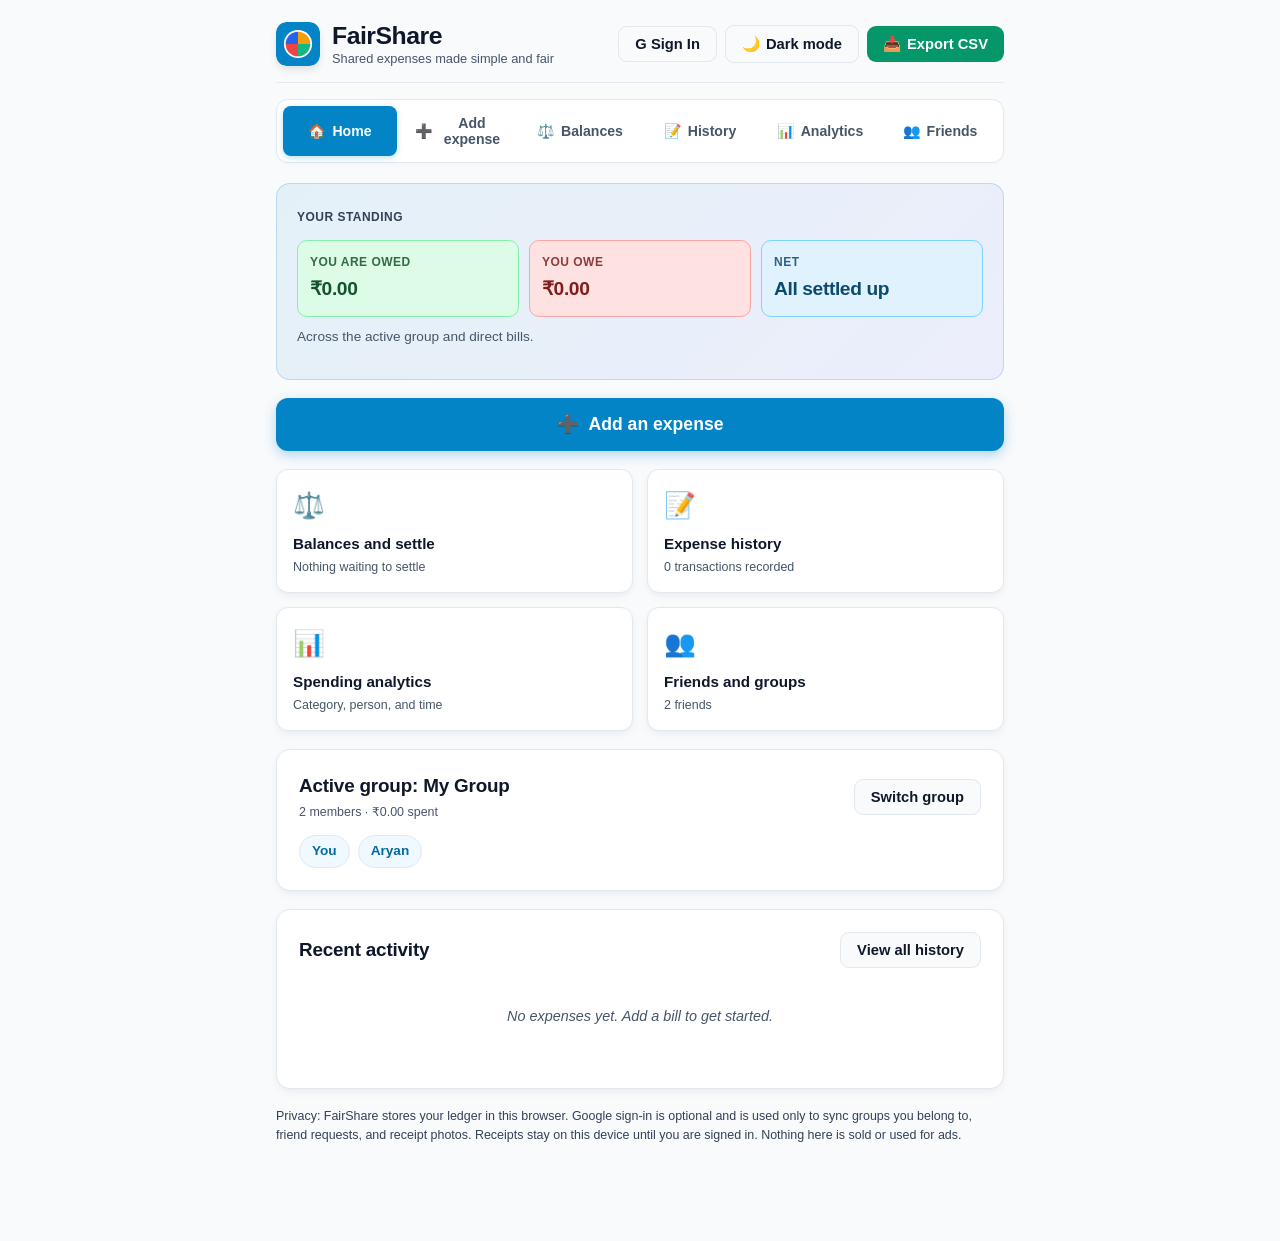
<file: index.html>
<!DOCTYPE html>
<html lang="en" data-theme="light">
<head>
  <meta charset="UTF-8">
  <meta name="viewport" content="width=device-width, initial-scale=1">
  <meta name="description" content="FairShare splits group expenses, simplifies who owes whom, and tracks spending. It works offline, with optional Google sign-in.">
  <meta name="theme-color" content="#0284c7">
  <link rel="canonical" href="https://ramesh0708.github.io/fairshare/">
  <meta property="og:type" content="website">
  <meta property="og:title" content="FairShare — group expense tracker">
  <meta property="og:description" content="Split bills with friends, simplify debts, and keep a ledger on your device. Google sync is optional.">
  <meta property="og:url" content="https://ramesh0708.github.io/fairshare/">
  <meta property="og:image" content="https://ramesh0708.github.io/fairshare/icons/icon-512.png">
  <meta name="twitter:card" content="summary">
  <meta name="twitter:title" content="FairShare — group expense tracker">
  <meta name="twitter:description" content="Split bills with friends, simplify debts, and keep a ledger on your device. Google sync is optional.">
  <meta name="twitter:image" content="https://ramesh0708.github.io/fairshare/icons/icon-512.png">
  <link rel="manifest" href="manifest.json">
  <link rel="icon" type="image/png" sizes="32x32" href="icons/favicon-32.png">
  <link rel="apple-touch-icon" href="icons/apple-touch-icon.png">
  <link rel="stylesheet" href="styles.css">
  <title>FairShare</title>
</head>
<body>
  <a class="sr-only" href="#page-home">Skip to content</a>
  <canvas id="confetti-canvas" aria-hidden="true"></canvas>

  <header class="app-header">
    <button type="button" class="brand-group" data-nav="home">
      <span class="logo-container" aria-hidden="true">
        <svg xmlns="http://www.w3.org/2000/svg" viewBox="0 0 100 100" width="44" height="44">
          <rect width="100" height="100" rx="22" fill="#0284c7"/>
          <circle cx="50" cy="50" r="32" fill="#ffffff"/>
          <path d="M50 22 A28 28 0 0 0 22 50 L50 50 Z" fill="#2563eb"/>
          <path d="M50 22 A28 28 0 0 1 78 50 L50 50 Z" fill="#f59e0b"/>
          <path d="M22 50 A28 28 0 0 0 50 78 L50 50 Z" fill="#ef4444"/>
          <path d="M78 50 A28 28 0 0 1 50 78 L50 50 Z" fill="#10b981"/>
        </svg>
      </span>
      <span>
        <h1 class="brand-title">FairShare</h1>
        <p class="brand-tagline">Shared expenses made simple and fair</p>
      </span>
    </button>
    <div class="header-actions">
      <button type="button" id="btn-google-auth" class="btn btn-secondary">
        <span id="auth-btn-label">G Sign In</span>
      </button>
      <button type="button" id="btn-theme-toggle" class="btn btn-secondary" aria-pressed="false">
        <span aria-hidden="true">🌙</span>
        <span id="theme-btn-text">Dark mode</span>
      </button>
      <button type="button" id="btn-export-csv" class="btn btn-export">
        <span aria-hidden="true">📥</span> Export CSV
      </button>
    </div>
  </header>

  <nav class="desktop-nav" aria-label="Primary">
    <button type="button" class="nav-tab-btn active" data-nav="home"><span aria-hidden="true">🏠</span> Home</button>
    <button type="button" class="nav-tab-btn" data-nav="add-expense"><span aria-hidden="true">➕</span> Add expense</button>
    <button type="button" class="nav-tab-btn" data-nav="balances"><span aria-hidden="true">⚖️</span> Balances</button>
    <button type="button" class="nav-tab-btn" data-nav="history"><span aria-hidden="true">📝</span> History</button>
    <button type="button" class="nav-tab-btn" data-nav="analytics"><span aria-hidden="true">📊</span> Analytics</button>
    <button type="button" class="nav-tab-btn" data-nav="friends"><span aria-hidden="true">👥</span> Friends <span id="desktop-requests-badge" class="nav-badge" hidden>0</span></button>
  </nav>

  <section id="page-home" class="app-page active">
    <div class="home-balance-card">
      <span class="metric-label">Your standing</span>
      <div class="standing-tiles">
        <div class="standing-tile tile-owed">
          <div class="metric-label">You are owed</div>
          <strong id="home-owed">₹0.00</strong>
        </div>
        <div class="standing-tile tile-owe">
          <div class="metric-label">You owe</div>
          <strong id="home-owe">₹0.00</strong>
        </div>
        <div class="standing-tile tile-net">
          <div class="metric-label">Net</div>
          <strong id="home-standing-text">All settled up</strong>
        </div>
      </div>
      <p id="home-standing-sub" class="page-sub" style="margin-top:10px;">Across the active group and direct bills.</p>
      <ul id="home-settle-list" class="home-settle-list"></ul>
    </div>

    <button type="button" class="home-hero-btn" data-nav="add-expense">
      <span aria-hidden="true">➕</span> Add an expense
    </button>

    <div class="dashboard-grid">
      <button type="button" class="dash-card" data-nav="balances">
        <span class="dash-card-icon" aria-hidden="true">⚖️</span>
        <span class="dash-card-title">Balances and settle</span>
        <span class="dash-card-desc" id="dash-settle-desc">Review who owes whom</span>
      </button>
      <button type="button" class="dash-card" data-nav="history">
        <span class="dash-card-icon" aria-hidden="true">📝</span>
        <span class="dash-card-title">Expense history</span>
        <span class="dash-card-desc" id="dash-history-desc">0 transactions recorded</span>
      </button>
      <button type="button" class="dash-card" data-nav="analytics">
        <span class="dash-card-icon" aria-hidden="true">📊</span>
        <span class="dash-card-title">Spending analytics</span>
        <span class="dash-card-desc">Category, person, and time</span>
      </button>
      <button type="button" class="dash-card" data-nav="friends">
        <span class="dash-card-icon" aria-hidden="true">👥</span>
        <span class="dash-card-title">Friends and groups</span>
        <span class="dash-card-desc" id="dash-friends-desc">Manage groups and friends</span>
      </button>
    </div>

    <div class="card">
      <div class="card-header-row">
        <div>
          <h2>Active group: <span id="home-group-name">My Group</span></h2>
          <span id="home-group-stats" class="transaction-meta">Members and spend</span>
        </div>
        <button type="button" class="btn btn-secondary" data-nav="friends">Switch group</button>
      </div>
      <div id="home-members-chips" class="chip-container"></div>
    </div>

    <div class="card">
      <div class="card-header-row">
        <h2>Recent activity</h2>
        <button type="button" class="btn btn-secondary" data-nav="history">View all history</button>
      </div>
      <p id="home-recent-empty" class="empty-state">No expenses yet. Add a bill to get started.</p>
      <div id="home-recent-list" class="transaction-list"></div>
    </div>
  </section>

  <section id="page-add-expense" class="app-page">
    <div class="page-back-bar">
      <button type="button" class="btn-back-home" data-nav="home">← Back to home</button>
      <span id="add-page-group-label" class="transaction-meta">Active group</span>
    </div>
    <div class="card">
      <h2 id="form-heading">Add an expense</h2>
      <div class="preset-container" aria-label="Quick presets">
        <button type="button" class="preset-btn" data-preset-desc="Chai &amp; Snacks" data-preset-cat="Food"><span aria-hidden="true">☕</span> Chai &amp; snacks</button>
        <button type="button" class="preset-btn" data-preset-desc="Dinner" data-preset-cat="Food"><span aria-hidden="true">🍕</span> Dinner</button>
        <button type="button" class="preset-btn" data-preset-desc="Uber / Auto Ride" data-preset-cat="Transport"><span aria-hidden="true">🚕</span> Auto / cab</button>
        <button type="button" class="preset-btn" data-preset-desc="Grocery Run" data-preset-cat="Groceries"><span aria-hidden="true">🛒</span> Groceries</button>
        <button type="button" class="preset-btn" data-preset-desc="Movie Tickets" data-preset-cat="Entertainment"><span aria-hidden="true">🍿</span> Movie</button>
        <button type="button" class="preset-btn" data-preset-desc="WiFi &amp; Electricity" data-preset-cat="Utilities"><span aria-hidden="true">💡</span> Bills</button>
      </div>

      <div class="form-group">
        <span id="scope-label" class="metric-label">Split this expense with</span>
        <div class="tab-group" role="group" aria-labelledby="scope-label">
          <button type="button" id="btn-scope-group" class="btn">Group expense</button>
          <button type="button" id="btn-scope-friend" class="btn btn-secondary">1-on-1 with a friend</button>
        </div>
      </div>

      <div id="direct-friend-box" class="split-breakdown-box" hidden>
        <label for="direct-friend-select">Friend</label>
        <div class="form-row">
          <select id="direct-friend-select"></select>
          <button type="button" id="btn-quick-friend" class="btn btn-secondary">+ Type new name</button>
        </div>
      </div>

      <form id="expense-form">
        <input type="hidden" id="editing-tx-id" value="">
        <div class="form-row">
          <div class="form-group" style="flex:2">
            <label for="desc">Description</label>
            <input type="text" id="desc" placeholder="Dinner, cab, groceries" autocomplete="off">
          </div>
          <div class="form-group">
            <label for="category-select">Category <span id="cat-detect-badge" class="cat-badge cat-badge-auto" hidden>Auto</span></label>
            <select id="category-select">
              <option value="Food">Food and dining</option>
              <option value="Transport">Transport</option>
              <option value="Stay">Stay</option>
              <option value="Groceries">Groceries</option>
              <option value="Entertainment">Entertainment</option>
              <option value="Utilities">Utilities and bills</option>
              <option value="Other">Other</option>
            </select>
          </div>
        </div>
        <div class="form-row">
          <div class="form-group">
            <label for="amount">Amount (<span class="currency-label">₹</span>)</label>
            <input type="number" id="amount" min="0.01" step="0.01" inputmode="decimal" placeholder="0.00">
          </div>
          <div class="form-group">
            <label for="payer-select">Who paid?</label>
            <select id="payer-select"></select>
          </div>
          <div class="form-group">
            <label for="recurring-select">Repeat</label>
            <select id="recurring-select">
              <option value="">Does not repeat</option>
              <option value="weekly">Weekly</option>
              <option value="monthly">Monthly</option>
            </select>
          </div>
        </div>

        <div class="form-group">
          <label for="receipt-file">Receipt photo <span class="transaction-meta">(optional)</span></label>
          <input type="file" id="receipt-file" accept="image/*">
          <p id="receipt-auth-note" class="auth-note">Scanning a receipt for the total needs Google sign-in. You can still attach a photo on this device.</p>
          <div id="receipt-upload-preview" hidden>
            <img id="receipt-thumb" alt="Receipt preview" style="max-height:90px;border-radius:8px;border:1px solid var(--border);">
            <div id="receipt-scan-status">
              <strong id="scan-status-title">Bill photo attached</strong>
              <span id="scan-status-detail" class="transaction-meta"></span>
              <div id="detected-amounts-wrapper" hidden>
                <span class="metric-label">Detected amounts</span>
                <div id="detected-amounts-chips" class="chip-container"></div>
              </div>
            </div>
            <button type="button" id="btn-clear-receipt" class="btn btn-secondary" hidden>Remove photo</button>
          </div>
        </div>

        <div class="form-group">
          <span id="split-label" class="metric-label">How should this be split?</span>
          <div class="tab-group" role="group" aria-labelledby="split-label">
            <button type="button" class="tab-btn active" data-mode="equal">Equally</button>
            <button type="button" class="tab-btn" data-mode="exact">Exact amounts</button>
            <button type="button" class="tab-btn" data-mode="percent">Percentages</button>
            <button type="button" class="tab-btn" data-mode="ratio">Shares</button>
          </div>
          <div id="split-breakdown-container" class="split-breakdown-box"></div>
        </div>
        <div class="form-row">
          <button type="button" id="btn-cancel-edit" class="btn btn-secondary">Cancel</button>
          <button type="submit" id="btn-submit-expense" class="btn btn-block">Save expense</button>
        </div>
      </form>
    </div>
  </section>

  <section id="page-balances" class="app-page">
    <div class="page-back-bar">
      <button type="button" class="btn-back-home" data-nav="home">← Back to home</button>
      <button type="button" id="btn-toggle-settle-form" class="btn btn-settle">+ Custom settlement</button>
    </div>
    <div class="summary-grid">
      <div class="metric-box"><div class="metric-label">Total spend</div><div class="metric-val" id="total-spent">₹0.00</div></div>
      <div class="metric-box"><div class="metric-label">Expenses logged</div><div class="metric-val" id="total-expense-count">0</div></div>
      <div class="metric-box"><div class="metric-label">Settlements</div><div class="metric-val" id="total-settle-count">0</div></div>
    </div>

    <div id="settle-up-box" class="settle-up-box" hidden>
      <h3>Record a direct payment</h3>
      <form id="settle-form">
        <div class="form-row">
          <div class="form-group"><label for="settle-payer">Who paid?</label><select id="settle-payer"></select></div>
          <div class="form-group"><label for="settle-receiver">Paid whom?</label><select id="settle-receiver"></select></div>
          <div class="form-group"><label for="settle-amount">Amount (<span class="currency-label">₹</span>)</label><input type="number" id="settle-amount" min="0.01" step="0.01" inputmode="decimal"></div>
        </div>
        <div class="upi-actions">
          <button type="button" id="btn-cancel-settle" class="btn btn-secondary">Cancel</button>
          <button type="submit" class="btn btn-settle">Save settlement</button>
        </div>
      </form>
    </div>

    <div class="toggle-row">
      <div>
        <strong>Simplify debts</strong>
        <div id="simplify-desc" class="toggle-desc">On: minimizes payments. If A owes B and B owes C, A pays C directly.</div>
      </div>
      <label class="switch"><span class="sr-only">Simplify debts</span><input type="checkbox" id="toggle-simplify" checked><span class="slider"></span></label>
    </div>

    <div class="settlement-card">
      <div class="settlement-header">
        <div id="settlement-header-label" class="settlement-title">Suggested debt settlements</div>
      </div>
      <ul id="settlement-list" class="settlement-list"></ul>
    </div>

    <div class="card">
      <div class="card-header-row">
        <div>
          <h2>Member balance sheet</h2>
          <span class="transaction-meta">Open a statement for one person</span>
        </div>
        <label class="sr-only" for="member-inspect-select">Inspect member</label>
        <select id="member-inspect-select" style="width:auto"></select>
      </div>
      <div style="overflow-x:auto">
        <table class="member-spend-table">
          <thead>
            <tr>
              <th>Member</th>
              <th style="text-align:right">Paid</th>
              <th style="text-align:right">Share</th>
              <th style="text-align:right">Net</th>
              <th style="text-align:center">Statement</th>
            </tr>
          </thead>
          <tbody id="member-spend-tbody"></tbody>
        </table>
      </div>
    </div>

    <div class="card" id="direct-balances-card">
      <div class="card-header-row">
        <div>
          <h2>Direct 1-on-1 balances</h2>
          <span class="transaction-meta">Bills that are not in a group</span>
        </div>
        <button type="button" class="btn btn-secondary" data-nav="friends">Manage friends</button>
      </div>
      <div id="direct-balances-list"></div>
    </div>
  </section>

  <section id="page-history" class="app-page">
    <div class="page-back-bar">
      <button type="button" class="btn-back-home" data-nav="home">← Back to home</button>
      <button type="button" class="btn" data-nav="add-expense">+ Add expense</button>
    </div>
    <div class="card">
      <div class="card-header-row">
        <div>
          <h2>Expense history</h2>
          <span class="transaction-meta">Open a row to edit, delete, or view the receipt</span>
        </div>
        <button type="button" id="btn-clear-all" class="btn-back-home">Clear group history</button>
      </div>
      <div class="tab-group" role="group" aria-label="Record type">
        <button type="button" class="tab-btn active" id="filter-all">All</button>
        <button type="button" class="tab-btn" id="filter-expenses">Expenses</button>
        <button type="button" class="tab-btn" id="filter-settlements">Settlements</button>
      </div>
      <div class="tab-group" role="group" aria-label="Which ledger">
        <button type="button" class="tab-btn active" data-history-scope="all">Everything</button>
        <button type="button" class="tab-btn" data-history-scope="group">This group</button>
        <button type="button" class="tab-btn" data-history-scope="direct">Direct</button>
      </div>
      <div class="filter-search-container">
        <div class="search-input-wrapper">
          <label class="sr-only" for="search-query">Search history</label>
          <input type="text" id="search-query" placeholder="Search description, person, or category">
        </div>
        <div class="member-filter-wrapper">
          <label class="sr-only" for="filter-member-select">Filter by member</label>
          <select id="filter-member-select"><option value="all">All members</option></select>
        </div>
      </div>
      <p id="empty-msg" class="empty-state">No transactions in this view yet.</p>
      <div id="transaction-list" class="transaction-list"></div>
    </div>
  </section>

  <section id="page-analytics" class="app-page">
    <div class="page-heading">
      <h2 class="page-title">Spending analytics</h2>
      <p id="analytics-subtitle" class="page-sub">Category, person, and time</p>
    </div>
    <div class="card">
      <div class="tab-group" role="group" aria-label="Analytics view">
        <button type="button" class="tab-btn active" data-analytics-view="category">By category</button>
        <button type="button" class="tab-btn" data-analytics-view="person">Per person</button>
        <button type="button" class="tab-btn" data-analytics-view="time">Over time</button>
      </div>
      <div id="chart-style-tabs" class="tab-group" role="group" aria-label="Chart style">
        <button type="button" class="tab-btn active" id="btn-chart-pie">Pie</button>
        <button type="button" class="tab-btn" id="btn-chart-bar">Bar</button>
      </div>
      <p id="chart-empty" class="empty-state">No category spending yet. Add an expense to see analytics.</p>
      <div id="chart-area" class="chart-container" hidden>
        <div class="chart-wrapper">
          <div id="chart-visual"></div>
          <div id="chart-legend" class="chart-legend"></div>
        </div>
      </div>
    </div>
  </section>

  <section id="page-friends" class="app-page">
    <div class="page-back-bar">
      <button type="button" class="btn-back-home" data-nav="home">← Back to home</button>
      <button type="button" id="btn-new-group-modal" class="btn">+ New group</button>
    </div>
    <div id="friends-stack" class="friends-stack signed-out">
      <div class="card" id="card-account">
        <span class="metric-label">Your Google account</span>
        <div class="card-header-row">
          <strong id="my-display-account">Not signed in</strong>
          <button type="button" id="btn-copy-my-email" class="btn btn-secondary">Copy my email</button>
        </div>
        <label for="profile-upi">Your UPI ID <span class="transaction-meta">used for settle-up QR codes</span></label>
        <input type="text" id="profile-upi" autocomplete="off" placeholder="name@okbank" spellcheck="false">
        <p class="transaction-meta">Sign-in is optional. Without it, everything stays in this browser.</p>
      </div>

      <div class="card" id="card-groups">
        <h2>Group management</h2>
        <p id="group-empty-hint" class="group-hint" hidden>Create a group to manage members and currency.</p>
        <p id="group-choose-hint" class="group-hint" hidden>Choose a group above to manage members and currency.</p>
        <div id="group-manage-panel">
          <div class="group-bar">
            <div class="group-select-wrapper">
              <label for="group-selector">Active group</label>
              <select id="group-selector"></select>
            </div>
            <div class="settle-actions">
              <button type="button" id="btn-share-group-invite" class="btn btn-secondary">Invite link</button>
              <button type="button" id="btn-rename-group" class="btn btn-secondary">Rename</button>
              <button type="button" id="btn-delete-group" class="btn btn-secondary" aria-label="Delete group"><span aria-hidden="true">🗑️</span></button>
            </div>
          </div>
          <div class="form-row">
            <div class="form-group">
              <label for="currency-select">Currency</label>
              <select id="currency-select">
                <option value="₹">₹ (INR)</option>
                <option value="$">$ (USD)</option>
                <option value="€">€ (EUR)</option>
                <option value="£">£ (GBP)</option>
                <option value="¥">¥ (JPY/CNY)</option>
              </select>
              <button type="button" id="btn-custom-currency" class="btn btn-secondary" style="margin-top:8px">Custom symbol</button>
            </div>
            <div class="form-group">
              <label for="friend-picker-select">Add a saved friend</label>
              <div class="form-row">
                <select id="friend-picker-select"></select>
                <button type="button" id="btn-add-friend-to-group" class="btn btn-secondary">Add to group</button>
              </div>
            </div>
          </div>
          <div class="split-breakdown-box">
            <label for="input-new-member-name">Add any name directly</label>
            <div class="form-row">
              <input type="text" id="input-new-member-name" placeholder="Aryan, Rahul, roommate">
              <button type="button" id="btn-add-custom-member" class="btn">+ Add member</button>
            </div>
            <span class="transaction-meta">No login is required for people you add by name.</span>
          </div>
          <p><strong>Members (<span id="member-count">0</span>)</strong></p>
          <div id="members-container" class="chip-container"></div>
        </div>
      </div>

      <div class="card" id="card-incoming">
        <div class="card-header-row">
          <h2>Incoming friend requests <span id="incoming-badge-count" class="badge-count" hidden>0</span></h2>
          <button type="button" id="btn-check-requests" class="btn btn-secondary" data-needs-auth disabled>
            Check now <span class="auth-pill" data-auth-pill>Sign in required</span>
          </button>
        </div>
        <div id="incoming-requests-container"></div>
      </div>

      <div class="card" id="card-email">
        <h2>Connect by Google email</h2>
        <label for="input-friend-email">Friend's Google email</label>
        <div class="form-row">
          <input type="email" id="input-friend-email" placeholder="name@gmail.com" autocomplete="email">
          <button type="button" id="btn-send-friend-request" class="btn btn-friends" data-needs-auth disabled>
            In-app request <span class="auth-pill" data-auth-pill>Sign in required</span>
          </button>
        </div>
        <div class="settle-actions" style="margin-top:8px">
          <button type="button" id="btn-gmail" class="btn btn-secondary">Open in email</button>
          <button type="button" id="btn-whatsapp" class="btn btn-secondary">Share via WhatsApp</button>
        </div>
        <p class="transaction-meta">In-app requests show up when your friend opens FairShare while signed in. Email and WhatsApp do not need an account.</p>
        <h3 class="transaction-meta">Sent requests</h3>
        <div id="outgoing-requests-container"></div>
      </div>

      <div class="card" id="card-roster">
        <h2>Quick add a friend <span class="transaction-meta">(<span id="global-friends-count">0</span> saved)</span></h2>
        <label for="new-friend-name">Name</label>
        <div class="form-row">
          <input type="text" id="new-friend-name" placeholder="Friend's name">
          <button type="button" id="btn-save-friend" class="btn btn-secondary">+ Add to roster</button>
        </div>
        <div id="friends-list-container" class="friends-list-container"></div>
      </div>
    </div>
  </section>

  <footer class="app-footer">
    <p>Privacy: FairShare stores your ledger in this browser. Google sign-in is optional and is used only to sync groups you belong to, friend requests, and receipt photos. Receipts stay on this device until you are signed in. Nothing here is sold or used for ads.</p>
  </footer>

  <nav class="mobile-bottom-nav" aria-label="Mobile">
    <button type="button" class="mobile-nav-item active" data-nav="home"><span class="nav-icon" aria-hidden="true">🏠</span><span>Home</span></button>
    <button type="button" class="mobile-nav-item" data-nav="add-expense"><span class="nav-icon" aria-hidden="true">➕</span><span>Add</span></button>
    <button type="button" class="mobile-nav-item" data-nav="balances"><span class="nav-icon" aria-hidden="true">⚖️</span><span>Balances</span></button>
    <button type="button" class="mobile-nav-item" data-nav="history"><span class="nav-icon" aria-hidden="true">📝</span><span>History</span></button>
    <button type="button" class="mobile-nav-item" data-nav="friends"><span class="nav-icon" aria-hidden="true">👥<span id="mobile-requests-badge" class="nav-badge-mobile" hidden>0</span></span><span>Friends</span></button>
  </nav>

  <div id="toast" class="toast" role="status" aria-live="polite" hidden></div>

  <div id="app-dialog" class="modal-backdrop" role="dialog" aria-modal="true" aria-labelledby="dialog-title" hidden>
    <div class="modal-content">
      <h3 id="dialog-title">FairShare</h3>
      <p id="dialog-message"></p>
      <input id="dialog-input" type="text" hidden>
      <div class="upi-actions">
        <button type="button" id="dialog-cancel" class="btn btn-secondary">Cancel</button>
        <button type="button" id="dialog-ok" class="btn">OK</button>
      </div>
    </div>
  </div>

  <div id="group-invite-modal" class="modal-backdrop" role="dialog" aria-modal="true" aria-labelledby="invite-modal-title" hidden>
    <div class="modal-content" style="text-align:center">
      <h3 id="invite-modal-title">Group invitation</h3>
      <p id="invite-modal-desc"></p>
      <div class="upi-actions" style="justify-content:center">
        <button type="button" id="btn-decline-invite" class="btn btn-secondary">Decline</button>
        <button type="button" id="btn-accept-invite" class="btn">Approve and join</button>
      </div>
    </div>
  </div>

  <div id="new-group-modal" class="modal-backdrop" role="dialog" aria-modal="true" aria-labelledby="new-group-title" hidden>
    <div class="modal-content">
      <button type="button" class="modal-close" data-close="#new-group-modal" aria-label="Close">&times;</button>
      <h3 id="new-group-title">Create a new group</h3>
      <form id="new-group-form">
        <div class="form-group"><label for="modal-group-name">Group name</label><input id="modal-group-name" required></div>
        <div class="form-group">
          <label for="modal-group-currency">Currency</label>
          <select id="modal-group-currency">
            <option value="₹">₹ (INR)</option>
            <option value="$">$ (USD)</option>
            <option value="€">€ (EUR)</option>
            <option value="£">£ (GBP)</option>
            <option value="¥">¥ (JPY/CNY)</option>
          </select>
        </div>
        <div class="form-group">
          <span class="metric-label">Friends to include</span>
          <div id="modal-friends-checkboxes" class="split-breakdown-box"></div>
        </div>
        <div class="upi-actions">
          <button type="button" class="btn btn-secondary" data-close="#new-group-modal">Cancel</button>
          <button type="submit" class="btn">Create group</button>
        </div>
      </form>
    </div>
  </div>

  <div id="member-modal" class="modal-backdrop" role="dialog" aria-modal="true" aria-labelledby="member-modal-title" hidden>
    <div class="modal-content">
      <button type="button" class="modal-close" data-close="#member-modal" aria-label="Close">&times;</button>
      <div id="member-modal-body"></div>
    </div>
  </div>

  <div id="detail-modal" class="modal-backdrop" role="dialog" aria-modal="true" hidden>
    <div class="modal-content">
      <button type="button" class="modal-close" data-close="#detail-modal" aria-label="Close">&times;</button>
      <div id="modal-body"></div>
    </div>
  </div>

  <div id="upi-modal" class="modal-backdrop" role="dialog" aria-modal="true" aria-labelledby="upi-title" hidden>
    <div class="modal-content">
      <button type="button" class="modal-close" data-close="#upi-modal" aria-label="Close">&times;</button>
      <h3 id="upi-title">Pay with UPI</h3>
      <p id="upi-summary"></p>
      <label for="upi-id">Payee UPI ID</label>
      <input id="upi-id" type="text" placeholder="name@okbank" autocomplete="off" spellcheck="false">
      <input id="upi-amount" type="hidden" value="0">
      <input id="upi-payee" type="hidden" value="">
      <input id="upi-note" type="hidden" value="">
      <img id="upi-qr" alt="UPI payment QR code" width="220" height="220">
      <div class="upi-actions">
        <a id="upi-link" class="btn btn-secondary" hidden>Open in a UPI app</a>
        <button type="button" id="upi-copy" class="btn btn-secondary">Copy UPI link</button>
        <button type="button" id="upi-save" class="btn">Save UPI ID</button>
      </div>
    </div>
  </div>

  <script type="module" src="app.js"></script>
</body>
</html>
</file>
<file: styles.css>
:root {
      --bg: #f8fafc;
      --card-bg: #ffffff;
      --nav-bg: #ffffff;
      --primary: #0284c7;
      --primary-hover: #0369a1;
      --accent: #6366f1;
      --accent-hover: #4f46e5;
      --success: #15803d;
      --success-hover: #15803d;
      --danger: #dc2626;
      --danger-hover: #dc2626;
      --text: #0f172a;
      --muted: #475569;
      --border: #e2e8f0;
      --input-bg: #ffffff;
      --box-bg: #f8fafc;
      --metric-bg: #f8fafc;
      --table-header-bg: #f1f5f9;
      --success-bg: #ecfdf5;
      --success-text: #065f46;
      --chip-bg: #f0f9ff;
      --chip-text: #0369a1;
      --badge-settle: #fef3c7;
      --badge-settle-text: #b45309;
      --hover-item: #f1f5f9;
      --card-shadow: 0 4px 12px -2px rgba(15, 23, 42, 0.05), 0 2px 6px -1px rgba(15, 23, 42, 0.03);
      --card-shadow-hover: 0 10px 20px -3px rgba(15, 23, 42, 0.08), 0 4px 8px -2px rgba(15, 23, 42, 0.04);
    }

    [data-theme="dark"] {
      --bg: #090d16;
      --card-bg: #131b2e;
      --nav-bg: #101726;
      --primary: #38bdf8;
      --primary-hover: #0ea5e9;
      --accent: #818cf8;
      --accent-hover: #6366f1;
      --text: #f8fafc;
      --muted: #94a3b8;
      --border: #232f48;
      --input-bg: #0d1527;
      --box-bg: #0d1527;
      --metric-bg: #0d1527;
      --table-header-bg: #0d1527;
      --success-bg: #064e3b;
      --success-text: #a7f3d0;
      --chip-bg: #0369a1;
      --chip-text: #e0f2fe;
      --badge-settle: #78350f;
      --badge-settle-text: #fde68a;
      --hover-item: #1e293b;
      --card-shadow: 0 4px 12px -2px rgba(0, 0, 0, 0.35);
      --card-shadow-hover: 0 10px 20px -3px rgba(0, 0, 0, 0.5);
    }

    * { box-sizing: border-box; }

    body {
      font-family: -apple-system, BlinkMacSystemFont, "Segoe UI", Roboto, sans-serif;
      background-color: var(--bg);
      color: var(--text);
      max-width: 760px;
      margin: 0 auto;
      padding: 16px 16px 84px 16px;
      line-height: 1.5;
      transition: background-color 0.3s, color 0.3s;
      min-height: 100vh;
    }

    #confetti-canvas {
      position: fixed;
      top: 0; left: 0; width: 100vw; height: 100vh;
      pointer-events: none; z-index: 9999;
    }

    /* App Header */
    .app-header {
      display: flex;
      justify-content: space-between;
      align-items: center;
      padding: 6px 0 16px 0;
      border-bottom: 1px solid var(--border);
      margin-bottom: 16px;
      flex-wrap: wrap;
      gap: 12px;
    }

    .brand-group {
      display: flex;
      align-items: center;
      gap: 12px;
      cursor: pointer;
    }

    .logo-container {
      width: 44px;
      height: 44px;
      border-radius: 11px;
      flex-shrink: 0;
      display: flex;
      align-items: center;
      justify-content: center;
      background: #ffffff;
      box-shadow: 0 4px 8px -1px rgba(0,0,0,0.12);
      overflow: hidden;
    }

    .brand-title {
      font-size: 1.55rem;
      font-weight: 800;
      letter-spacing: -0.02em;
      margin: 0;
      line-height: 1.1;
      color: var(--text);
    }

    .brand-tagline {
      font-size: 0.8rem;
      color: var(--muted);
      margin: 2px 0 0 0;
    }

    .header-actions {
      display: flex;
      align-items: center;
      gap: 8px;
    }

    /* Navigation Bars (Top on Desktop, Bottom on Mobile) */
    .desktop-nav {
      display: flex;
      background: var(--card-bg);
      padding: 6px;
      border-radius: 12px;
      border: 1px solid var(--border);
      margin-bottom: 20px;
      gap: 6px;
      box-shadow: 0 2px 4px rgba(0,0,0,0.02);
    }

    .nav-tab-btn {
      flex: 1;
      display: flex;
      align-items: center;
      justify-content: center;
      gap: 6px;
      padding: 9px 12px;
      border: none;
      background: transparent;
      color: var(--muted);
      border-radius: 8px;
      font-size: 0.88rem;
      font-weight: 600;
      cursor: pointer;
      transition: all 0.2s ease;
      text-decoration: none;
    }

    .nav-tab-btn:hover {
      background: var(--hover-item);
      color: var(--text);
    }

    .nav-tab-btn.active {
      background: var(--primary);
      color: #ffffff !important;
      box-shadow: 0 2px 6px rgba(2, 132, 199, 0.25);
    }

    .mobile-bottom-nav {
      display: none;
      position: fixed;
      bottom: 0;
      left: 0;
      right: 0;
      height: 64px;
      background: var(--nav-bg);
      border-top: 1px solid var(--border);
      box-shadow: 0 -4px 12px rgba(0,0,0,0.06);
      z-index: 900;
      justify-content: space-around;
      align-items: center;
      padding: 0 8px;
    }

    .mobile-nav-item {
      flex: 1;
      display: flex;
      flex-direction: column;
      align-items: center;
      justify-content: center;
      background: none;
      border: none;
      color: var(--muted);
      font-size: 0.72rem;
      font-weight: 600;
      cursor: pointer;
      padding: 6px 0;
      gap: 3px;
      transition: color 0.15s;
    }

    .mobile-nav-item.active {
      color: var(--primary);
    }

    .mobile-nav-item .nav-icon {
      font-size: 1.25rem;
      position: relative;
    }

    @media (max-width: 640px) {
      .desktop-nav { display: none; }
      .mobile-bottom-nav { display: flex; }
      body { padding-bottom: 84px; }
    }

    /* Page Navigation Back Bar */
    .page-back-bar {
      display: flex;
      align-items: center;
      justify-content: space-between;
      margin-bottom: 16px;
    }

    .btn-back-home {
      display: inline-flex;
      align-items: center;
      gap: 6px;
      background: none;
      border: none;
      color: var(--primary);
      font-size: 0.92rem;
      font-weight: 700;
      cursor: pointer;
      padding: 0;
    }
    .btn-back-home:hover {
      text-decoration: underline;
    }

    /* Screen Pages (Single Page App views) */
    .app-page {
      display: none;
    }
    .app-page.active {
      display: block;
      animation: pageFade 0.12s ease;
    }

    @keyframes pageFade {
      from { opacity: 0.82; }
      to { opacity: 1; }
    }

    /* Cards */
    .card {
      background: var(--card-bg);
      border-radius: 14px;
      padding: 22px;
      box-shadow: var(--card-shadow);
      border: 1px solid var(--border);
      margin-bottom: 18px;
      transition: background-color 0.3s, border-color 0.3s;
    }

    .card-header-row {
      display: flex;
      justify-content: space-between;
      align-items: center;
      margin-bottom: 14px;
      flex-wrap: wrap;
      gap: 8px;
    }

    h2 {
      font-size: 1.18rem;
      font-weight: 700;
      margin: 0;
      color: var(--text);
      letter-spacing: -0.01em;
    }

    /* Home Dashboard Hero Banner */
    .home-balance-card {
      background: linear-gradient(135deg, rgba(2, 132, 199, 0.08), rgba(99, 102, 241, 0.08));
      border: 1px solid rgba(2, 132, 199, 0.2);
      border-radius: 14px;
      padding: 20px;
      margin-bottom: 18px;
    }

    .home-hero-btn {
      width: 100%;
      background: var(--primary);
      color: #ffffff !important;
      border: none;
      padding: 16px;
      border-radius: 12px;
      font-size: 1.1rem;
      font-weight: 700;
      display: flex;
      align-items: center;
      justify-content: center;
      gap: 10px;
      cursor: pointer;
      box-shadow: 0 4px 12px rgba(2, 132, 199, 0.3);
      transition: all 0.2s ease;
      margin-bottom: 18px;
    }
    .home-hero-btn:hover {
      background: var(--primary-hover);
      transform: translateY(-2px);
      box-shadow: 0 6px 16px rgba(2, 132, 199, 0.4);
    }

    /* Dashboard Quick Cards Grid */
    .dashboard-grid {
      display: grid;
      grid-template-columns: 1fr 1fr;
      gap: 14px;
      margin-bottom: 18px;
    }

    .dash-card {
      background: var(--card-bg);
      border: 1px solid var(--border);
      border-radius: 12px;
      padding: 16px;
      cursor: pointer;
      transition: all 0.2s ease;
      box-shadow: var(--card-shadow);
      display: flex;
      flex-direction: column;
      justify-content: space-between;
    }
    .dash-card:hover {
      transform: translateY(-2px);
      box-shadow: var(--card-shadow-hover);
      border-color: var(--primary);
    }

    .dash-card-icon {
      font-size: 1.6rem;
      margin-bottom: 8px;
    }
    .dash-card-title {
      font-weight: 700;
      font-size: 0.95rem;
      color: var(--text);
      margin-bottom: 2px;
    }
    .dash-card-desc {
      font-size: 0.78rem;
      color: var(--muted);
    }

    .form-group { margin-bottom: 14px; }
    .form-row { display: flex; gap: 12px; }
    .form-row .form-group { flex: 1; }

    label {
      display: block;
      font-weight: 600;
      font-size: 0.85rem;
      margin-bottom: 6px;
    }

    input, select {
      width: 100%;
      padding: 10px 14px;
      border: 1px solid var(--border);
      border-radius: 9px;
      font-size: 0.95rem;
      background: var(--input-bg);
      color: var(--text);
      transition: border-color 0.2s, box-shadow 0.2s, background-color 0.2s;
    }

    input:focus, select:focus {
      outline: none;
      border-color: var(--primary);
      box-shadow: 0 0 0 3px rgba(2, 132, 199, 0.18);
    }

    .btn {
      background: var(--primary);
      color: #ffffff;
      border: none;
      padding: 9px 16px;
      font-size: 0.92rem;
      font-weight: 600;
      border-radius: 9px;
      cursor: pointer;
      transition: background-color 0.2s, transform 0.15s ease;
      display: inline-flex;
      align-items: center;
      gap: 6px;
      justify-content: center;
      text-decoration: none;
    }
    .btn:hover {
      background: var(--primary-hover);
      transform: translateY(-1px);
    }
    .btn:active { transform: translateY(0); }

    [data-theme="dark"] .btn { color: #090d16; }

    .btn-secondary {
      background: var(--box-bg);
      color: var(--text);
      border: 1px solid var(--border);
    }
    .btn-secondary:hover { background: var(--hover-item); }

    .btn-settle {
      background: var(--accent);
      color: #ffffff !important;
    }
    .btn-settle:hover { background: var(--accent-hover); }

    .btn-export {
      background: #059669;
      color: #ffffff !important;
    }
    .btn-export:hover { background: #047857; }

    .btn-friends {
      background: #7c3aed;
      color: #ffffff !important;
    }
    .btn-friends:hover { background: #6d28d9; }

    .btn-icon {
      background: var(--box-bg);
      border: 1px solid var(--border);
      color: var(--text);
      padding: 8px 12px;
      border-radius: 9px;
      cursor: pointer;
      font-size: 0.85rem;
      font-weight: 600;
      display: inline-flex;
      align-items: center;
      gap: 6px;
      transition: background-color 0.2s;
    }
    .btn-icon:hover {
      background: var(--hover-item);
    }

    .btn-block { width: 100%; padding: 12px; font-size: 1rem; }

    /* Presets & Badges */
    .preset-container {
      display: flex; gap: 6px; flex-wrap: wrap; margin-top: 6px; margin-bottom: 12px;
    }
    .preset-btn {
      background: var(--box-bg); border: 1px solid var(--border); color: var(--muted);
      font-size: 0.78rem; padding: 4px 10px; border-radius: 14px; cursor: pointer;
      font-weight: 500; transition: all 0.15s ease;
    }
    .preset-btn:hover {
      background: var(--primary); color: #ffffff; border-color: var(--primary); transform: scale(1.03);
    }

    .cat-badge {
      font-size: 0.72rem; font-weight: 600; padding: 2px 6px; border-radius: 6px;
      margin-left: 6px; display: inline-flex; align-items: center; gap: 3px;
    }
    .cat-badge-auto { background: #e0f2fe; color: #0369a1; }
    [data-theme="dark"] .cat-badge-auto { background: #0369a1; color: #e0f2fe; }
    .cat-badge-manual { background: #f1f5f9; color: var(--muted); }
    [data-theme="dark"] .cat-badge-manual { background: #1e293b; color: var(--muted); }

    /* Group Bar */
    .group-bar {
      display: flex; align-items: center; justify-content: space-between;
      background: var(--box-bg); padding: 10px 14px; border-radius: 10px;
      border: 1px solid var(--border); margin-bottom: 14px; flex-wrap: wrap; gap: 10px;
    }
    .group-select-wrapper {
      display: flex; align-items: center; gap: 8px; flex: 1; min-width: 220px;
    }

    /* Tabs inside cards */
    .tab-group {
      display: flex; background: var(--box-bg); padding: 4px; border-radius: 9px;
      gap: 4px; margin-bottom: 14px; border: 1px solid var(--border);
    }
    .tab-btn {
      flex: 1; padding: 8px; font-size: 0.85rem; font-weight: 600; border: none;
      background: transparent; color: var(--muted); border-radius: 7px; cursor: pointer;
      transition: all 0.2s; text-align: center;
    }
    .tab-btn.active {
      background: var(--card-bg); color: var(--primary); box-shadow: 0 2px 4px rgba(0,0,0,0.06);
    }

    /* Chips */
    .chip-container {
      display: flex; flex-wrap: wrap; gap: 8px; margin-top: 8px;
    }
    .chip {
      background: var(--chip-bg); color: var(--chip-text); padding: 5px 12px;
      border-radius: 20px; font-size: 0.85rem; font-weight: 600;
      display: inline-flex; align-items: center; gap: 8px; border: 1px solid var(--border);
    }
    .chip-remove {
      cursor: pointer; color: var(--chip-text); font-weight: bold; font-size: 1rem;
      border: none; background: none; padding: 0; line-height: 1;
    }
    .chip-remove:hover { color: var(--danger); }

    /* Breakdown Box */
    .split-breakdown-box {
      background: var(--box-bg); border: 1px solid var(--border); border-radius: 10px;
      padding: 14px; margin-bottom: 14px;
    }
    .split-row {
      display: flex; align-items: center; justify-content: space-between;
      padding: 6px 0; gap: 12px;
    }
    .split-row input[type="number"] { width: 110px; padding: 6px 8px; font-size: 0.9rem; }
    .split-row label { margin-bottom: 0; font-weight: 500; display: flex; align-items: center; gap: 8px; cursor: pointer; }

    .split-validation-msg { font-size: 0.82rem; font-weight: 600; margin-top: 8px; }
    .msg-valid { color: #16a34a; }
    .msg-invalid { color: #dc2626; }

    /* Metrics Grid */
    .summary-grid {
      display: grid; grid-template-columns: repeat(3, 1fr); gap: 10px; margin-bottom: 14px;
    }
    .metric-box {
      background: #e8eef5; padding: 14px 10px; border-radius: 10px;
      text-align: center; border: 1px solid #cbd5e1; transition: transform 0.2s;
    }
    [data-theme="dark"] .metric-box { background: #0f172a; border-color: #334155; }
    .metric-box:hover { transform: translateY(-2px); }
    .metric-label { font-size: 0.75rem; text-transform: uppercase; letter-spacing: 0.04em; color: #334155; font-weight: 700; }
    [data-theme="dark"] .metric-label { color: #e2e8f0; }
    .metric-val { font-size: 1.25rem; font-weight: 800; color: var(--text); margin-top: 4px; }

    /* Member Spend Table */
    .member-spend-table {
      width: 100%; border-collapse: collapse; margin-top: 10px; font-size: 0.875rem;
    }
    .member-spend-table th {
      text-align: left; padding: 10px 12px; background: var(--table-header-bg);
      color: var(--muted); font-weight: 600; font-size: 0.78rem;
      text-transform: uppercase; letter-spacing: 0.05em; border-bottom: 1px solid var(--border);
    }
    .member-spend-table td { padding: 10px 12px; border-bottom: 1px solid var(--border); }
    .member-spend-table tr:last-child td { border-bottom: none; }

    /* Toggle Simplify */
    .toggle-row {
      display: flex; align-items: center; justify-content: space-between;
      background: var(--box-bg); padding: 12px 14px; border-radius: 10px;
      border: 1px solid var(--border); margin-bottom: 14px;
    }
    .toggle-desc { font-size: 0.85rem; color: var(--muted); margin-top: 2px; }

    .switch { position: relative; display: inline-block; width: 46px; height: 24px; }
    .switch input { opacity: 0; width: 0; height: 0; }
    .slider {
      position: absolute; cursor: pointer; top: 0; left: 0; right: 0; bottom: 0;
      background-color: #cbd5e1; transition: .3s; border-radius: 24px;
    }
    .slider:before {
      position: absolute; content: ""; height: 18px; width: 18px; left: 3px; bottom: 3px;
      background-color: white; transition: .3s; border-radius: 50%;
    }
    input:checked + .slider { background-color: var(--primary); }
    input:checked + .slider:before { transform: translateX(22px); }

    /* Settlement Card */
    .settlement-card {
      background: var(--success-bg); border: 1px solid rgba(22, 101, 52, 0.25);
      border-radius: 10px; padding: 16px; margin-top: 14px;
    }
    .settlement-header { display: flex; justify-content: space-between; align-items: center; margin-bottom: 10px; }
    .settlement-title { font-weight: 700; color: var(--success-text); font-size: 0.85rem; text-transform: uppercase; letter-spacing: 0.05em; }
    .settlement-list { list-style: none; padding: 0; margin: 0; }
    .settlement-item {
      display: flex; justify-content: space-between; align-items: center;
      padding: 10px 0; border-bottom: 1px dashed rgba(22, 101, 52, 0.2);
      font-size: 0.95rem; color: var(--success-text);
    }
    .settlement-item:last-child { border-bottom: none; }

    .btn-quick-settle {
      background: #16a34a; color: white !important; border: none; font-size: 0.8rem; font-weight: 600;
      padding: 5px 12px; border-radius: 7px; cursor: pointer; transition: all 0.2s;
    }
    .btn-quick-settle:hover { background: #15803d; transform: scale(1.05); }

    .settle-up-box {
      background: #fffbeb; border: 1px solid #fde68a; border-radius: 10px;
      padding: 16px; margin-bottom: 16px; display: none;
    }
    [data-theme="dark"] .settle-up-box { background: #451a03; border-color: #78350f; }
    .settle-up-box.active { display: block; }

    
    /* Friend Request & Approval System */
    .nav-badge {
      background: #ef4444; color: #fff; font-size: 0.7rem; font-weight: 700;
      padding: 2px 7px; border-radius: 999px; margin-left: 6px; vertical-align: middle;
      box-shadow: 0 2px 5px rgba(239,68,68,0.4);
    }
    .nav-badge-mobile {
      position: absolute; top: -4px; right: -8px; background: #ef4444; color: #fff;
      font-size: 0.65rem; font-weight: 700; padding: 1px 5px; border-radius: 999px;
    }
    .badge-count {
      background: #ef4444; color: white; padding: 2px 8px; border-radius: 12px;
      font-size: 0.75rem; font-weight: 700; vertical-align: middle; margin-left: 6px;
    }
    .incoming-request-card {
      display: flex; justify-content: space-between; align-items: center; gap: 12px;
      background: var(--box-bg); border: 2px solid #3b82f6; border-radius: 10px;
      padding: 14px 16px; margin-bottom: 10px; flex-wrap: wrap;
      box-shadow: 0 4px 12px rgba(59,130,246,0.12);
    }
    [data-theme="dark"] .incoming-request-card {
      border-color: #60a5fa; background: #1e293b;
    }
    .request-avatar {
      width: 38px; height: 38px; border-radius: 50%; background: #dbeafe; color: #1d4ed8;
      display: flex; align-items: center; justify-content: center; font-size: 1.1rem; flex-shrink: 0;
    }
    [data-theme="dark"] .request-avatar { background: #1e3a8a; color: #bfdbfe; }
    .request-info { display: flex; align-items: center; gap: 12px; flex: 1; min-width: 200px; }
    .request-actions { display: flex; gap: 8px; align-items: center; }
    .btn-approve {
      background: #10b981; color: white; border: none; padding: 7px 14px;
      border-radius: 8px; font-weight: 600; font-size: 0.82rem; cursor: pointer;
      transition: background 0.15s;
    }
    .btn-approve:hover { background: #059669; }
    .btn-decline {
      background: transparent; color: #ef4444; border: 1px solid #ef4444; padding: 7px 12px;
      border-radius: 8px; font-weight: 600; font-size: 0.82rem; cursor: pointer;
      transition: all 0.15s;
    }
    .btn-decline:hover { background: #fee2e2; }
    .request-pending-pill {
      display: inline-block; background: #fef3c7; color: #b45309;
      padding: 2px 7px; border-radius: 4px; font-size: 0.72rem; font-weight: 600; margin-top: 3px;
    }
    [data-theme="dark"] .request-pending-pill { background: #78350f; color: #fde68a; }
    .approved-pill {
      background: #d1fae5; color: #047857; padding: 2px 6px; border-radius: 4px;
      font-size: 0.7rem; font-weight: 700; text-transform: uppercase; margin-left: 6px;
    }
    [data-theme="dark"] .approved-pill { background: #064e3b; color: #a7f3d0; }
    .outgoing-request-row {
      display: flex; align-items: center; justify-content: space-between;
      padding: 10px 14px; background: var(--box-bg); border-radius: 8px;
      border: 1px dashed var(--border); margin-bottom: 8px;
    }

    /* Friends UI */
    .friends-list-container {
      display: flex; flex-direction: column; gap: 8px; margin-top: 12px; max-height: 240px; overflow-y: auto;
    }
    .friend-row {
      display: flex; align-items: center; justify-content: space-between;
      padding: 10px 14px; background: var(--box-bg); border-radius: 8px; border: 1px solid var(--border);
    }
    .friend-code-badge {
      background: #ede9fe; color: #6d28d9; padding: 3px 8px; border-radius: 6px; font-family: monospace; font-size: 0.85rem; font-weight: 700;
    }
    [data-theme="dark"] .friend-code-badge { background: #4c1d95; color: #ddd6fe; }

    /* History & Filter Bar */
    .filter-search-container {
      display: flex; gap: 10px; margin-bottom: 12px; flex-wrap: wrap;
    }
    .search-input-wrapper { flex: 2; min-width: 200px; }
    .member-filter-wrapper { flex: 1; min-width: 140px; }

    .transaction-list { list-style: none; padding: 0; margin: 0; }
    .transaction-item {
      display: flex; justify-content: space-between; align-items: center;
      padding: 12px 14px; border-bottom: 1px solid var(--border);
      border-radius: 10px; cursor: pointer; transition: background-color 0.15s, transform 0.15s;
    }
    .transaction-item:hover { background-color: var(--hover-item); transform: translateX(2px); }
    .transaction-item:last-child { border-bottom: none; }

    .item-desc { font-weight: 600; font-size: 0.95rem; display: flex; align-items: center; gap: 8px; flex-wrap: wrap; }
    .item-subtext { font-size: 0.8rem; color: var(--muted); margin-top: 2px; }

    .badge-category {
      background: var(--box-bg); color: var(--text); border: 1px solid var(--border);
      font-size: 0.72rem; font-weight: 600; padding: 2px 7px; border-radius: 6px;
      display: inline-flex; align-items: center; gap: 4px;
    }
    .badge-settlement {
      background: var(--badge-settle); color: var(--badge-settle-text); font-size: 0.72rem;
      font-weight: 700; padding: 2px 8px; border-radius: 12px; text-transform: uppercase;
    }
    .badge-split-type {
      background: var(--box-bg); color: var(--muted); border: 1px solid var(--border);
      font-size: 0.72rem; font-weight: 600; padding: 2px 6px; border-radius: 6px;
    }
    .badge-receipt {
      background: #e0e7ff; color: #4338ca; font-size: 0.72rem; font-weight: 600;
      padding: 2px 6px; border-radius: 6px;
    }
    [data-theme="dark"] .badge-receipt { background: #312e81; color: #c7d2fe; }

    .item-right { display: flex; align-items: center; gap: 12px; }
    .item-amount { font-weight: 700; font-size: 1rem; }

    .btn-delete {
      background: transparent; border: none; color: #94a3b8; cursor: pointer;
      font-size: 1.1rem; padding: 4px; border-radius: 4px; transition: color 0.2s, transform 0.15s;
    }
    .btn-delete:hover { color: var(--danger); transform: scale(1.15); }

    .empty-state {
      text-align: center; color: var(--muted); padding: 24px 0; font-style: italic; font-size: 0.9rem;
    }

    /* Modal Backdrop */
    .modal-backdrop {
      position: fixed; top: 0; left: 0; right: 0; bottom: 0;
      background: rgba(15, 23, 42, 0.7); display: none;
      align-items: center; justify-content: center; z-index: 1000;
      padding: 16px; backdrop-filter: blur(4px);
    }
    .modal-backdrop.active { display: flex; }
    .modal-content {
      background: var(--card-bg); border-radius: 16px; width: 100%; max-width: 540px;
      padding: 24px; box-shadow: 0 20px 25px -5px rgba(0, 0, 0, 0.3);
      position: relative; max-height: 90vh; overflow-y: auto; border: 1px solid var(--border);
      animation: modalSlide 0.2s ease;
    }
    @keyframes modalSlide {
      from { transform: translateY(16px); opacity: 0; }
      to { transform: translateY(0); opacity: 1; }
    }
    .modal-close {
      position: absolute; top: 16px; right: 16px; background: none; border: none;
      font-size: 1.4rem; color: var(--muted); cursor: pointer; line-height: 1;
    }
    .modal-close:hover { color: var(--danger); }

    .receipt-preview-box {
      margin-top: 14px; border: 1px solid var(--border); border-radius: 10px;
      overflow: hidden; background: #000000; text-align: center;
    }
    .receipt-preview-box img {
      max-width: 100%; max-height: 280px; object-fit: contain; display: block; margin: 0 auto; cursor: zoom-in;
    }

    /* Charts */
    .chart-container {
      display: flex; flex-direction: column; align-items: center; margin-top: 14px;
    }
    .chart-wrapper {
      display: flex; align-items: center; justify-content: center; gap: 24px; width: 100%; flex-wrap: wrap;
    }
    .chart-legend {
      display: flex; flex-direction: column; gap: 6px; min-width: 180px;
    }
    .legend-item {
      display: flex; align-items: center; justify-content: space-between;
      font-size: 0.82rem; gap: 12px; padding: 4px 6px; border-radius: 6px; transition: background-color 0.15s;
    }
    .legend-item:hover { background-color: var(--hover-item); }
    .legend-color-dot {
      width: 12px; height: 12px; border-radius: 3px; display: inline-block; margin-right: 6px;
    }
    .pie-slice {
      transition: transform 0.2s ease, opacity 0.2s ease; cursor: pointer;
    }
    .pie-slice:hover {
      opacity: 0.85; transform: scale(1.03); transform-origin: center;
    }
  
    [hidden] { display: none !important; }

    .sr-only {
      position: absolute; width: 1px; height: 1px; padding: 0; margin: -1px;
      overflow: hidden; clip: rect(0, 0, 0, 0); white-space: nowrap; border: 0;
    }

    :focus-visible {
      outline: 2px solid var(--primary);
      outline-offset: 2px;
    }

    button.brand-group {
      background: none; border: none; padding: 0; color: inherit; text-align: left;
    }
    button.dash-card { width: 100%; font: inherit; color: inherit; text-align: left; }
    button.transaction-item {
      width: 100%; font: inherit; color: inherit; text-align: left;
      background: transparent; border: none;
    }

    .btn-back-home { color: #0369a1; }
    [data-theme="dark"] .btn-back-home { color: #7dd3fc; }

    .text-success { color: #166534; }
    .text-danger { color: #991b1b; }
    .text-muted { color: var(--muted); }
    [data-theme="dark"] .text-success { color: #86efac; }
    [data-theme="dark"] .text-danger { color: #fecaca; }

    .transaction-icon { font-size: 1.25rem; width: 2rem; text-align: center; flex: 0 0 auto; }
    .transaction-meta { display: block; color: var(--muted); font-size: 0.78rem; font-weight: 500; margin-top: 2px; }
    .transaction-amount { font-weight: 800; white-space: nowrap; }
    .transaction-main { display: flex; align-items: center; gap: 10px; min-width: 0; }
    .transaction-copy { min-width: 0; overflow-wrap: anywhere; }

    .settlement-item { flex-wrap: wrap; gap: 8px 12px; align-items: flex-start; }
    .settlement-copy { min-width: 0; overflow-wrap: anywhere; flex: 1 1 180px; }
    .settle-actions { display: flex; flex-wrap: wrap; gap: 6px; margin-left: auto; }
    .settle-badge { font-weight: 800; color: var(--success-text); }

    .standing-tiles {
      display: grid; grid-template-columns: repeat(3, minmax(0, 1fr)); gap: 10px; margin-top: 12px;
    }
    .standing-tile { border-radius: 10px; padding: 12px; border: 1px solid transparent; min-width: 0; }
    .standing-tile .metric-label { color: inherit; opacity: 0.85; }
    .standing-tile strong { display: block; margin-top: 4px; font-size: 1.2rem; letter-spacing: -0.02em; overflow-wrap: anywhere; }
    .tile-owed { background: #dcfce7; color: #14532d; border-color: #86efac; }
    .tile-owe { background: #fee2e2; color: #7f1d1d; border-color: #fca5a5; }
    .tile-net { background: #e0f2fe; color: #0c4a6e; border-color: #7dd3fc; }
    [data-theme="dark"] .tile-owed { background: #064e3b; color: #d1fae5; border-color: #065f46; }
    [data-theme="dark"] .tile-owe { background: #7f1d1d; color: #fee2e2; border-color: #991b1b; }
    [data-theme="dark"] .tile-net { background: #0c4a6e; color: #e0f2fe; border-color: #075985; }

    .home-settle-list { list-style: none; margin: 12px 0 0; padding: 0; }
    .home-settle-list .settlement-item { color: var(--text); border-bottom-color: var(--border); }

    .page-title { font-size: 1.35rem; margin: 0 0 4px; }
    .page-sub { margin: 0; color: var(--muted); font-size: 0.85rem; }
    .page-heading { margin-bottom: 14px; }

    .friends-stack { display: flex; flex-direction: column; }
    .friends-stack.signed-out #card-roster { order: -1; }

    .auth-pill {
      display: inline-block; margin-left: 6px; padding: 2px 8px; border-radius: 999px;
      background: #dbeafe; color: #1e3a8a; font-size: 0.68rem; font-weight: 800;
      letter-spacing: 0.01em; vertical-align: middle;
    }
    [data-theme="dark"] .auth-pill { background: #1e3a8a; color: #dbeafe; }
    .auth-note { font-size: 0.78rem; color: #1e3a8a; background: #eff6ff; border: 1px solid #bfdbfe; border-radius: 8px; padding: 8px 10px; margin: 8px 0 0; }
    [data-theme="dark"] .auth-note { color: #dbeafe; background: #172554; border-color: #1e3a8a; }

    .group-hint { font-size: 0.85rem; color: var(--muted); margin: 0 0 12px; }
    #group-manage-panel[disabled], #group-manage-panel.is-disabled { opacity: 0.55; }

    .toast {
      position: fixed; left: 50%; bottom: 96px; transform: translateX(-50%);
      width: min(520px, calc(100% - 24px));
      background: #0f172a; color: #f8fafc; padding: 12px 14px; border-radius: 12px;
      z-index: 1200; display: flex; gap: 12px; align-items: center; justify-content: space-between;
      box-shadow: 0 12px 28px rgba(15, 23, 42, 0.28);
    }
    .toast-action {
      background: #38bdf8; color: #082f49; border: none; border-radius: 8px;
      font-weight: 800; padding: 6px 10px; cursor: pointer; flex: 0 0 auto;
    }
    .btn-danger { background: #b91c1c; color: #fff !important; }
    .btn-danger:hover { background: #991b1b; }

    .app-footer { margin: 4px 0 12px; color: #334155; font-size: 0.78rem; }
    [data-theme="dark"] .app-footer { color: #cbd5e1; }
    .app-footer p { margin: 0; }

    .chart-bar-block { width: 100%; max-width: 420px; }
    .chart-pie {
      width: 180px; height: 180px; border-radius: 50%;
      border: 1px solid var(--border);
    }
    .legend-label { display: flex; align-items: center; min-width: 0; gap: 4px; }
    .legend-value { font-weight: 700; white-space: nowrap; }

    #upi-qr { width: 220px; height: 220px; display: block; margin: 12px auto; background: #fff; border-radius: 8px; }
    .upi-actions { display: flex; flex-wrap: wrap; gap: 8px; justify-content: flex-end; }

    .repeat-badge {
      font-size: 0.7rem; font-weight: 700; color: #5b21b6; background: #ede9fe;
      border-radius: 999px; padding: 1px 6px; margin-left: 6px;
    }
    [data-theme="dark"] .repeat-badge { color: #ddd6fe; background: #4c1d95; }

    @media (max-width: 640px) {
      body { padding-bottom: 112px; }
      .header-actions { width: 100%; }
      .summary-grid, .standing-tiles { grid-template-columns: 1fr; }
      .page-back-bar { align-items: flex-start; }
      #btn-toggle-settle-form { position: static; }
    }

    @media (prefers-reduced-motion: reduce) {
      *, *::before, *::after {
        animation: none !important;
        transition: none !important;
        scroll-behavior: auto !important;
      }
    }
</file>
